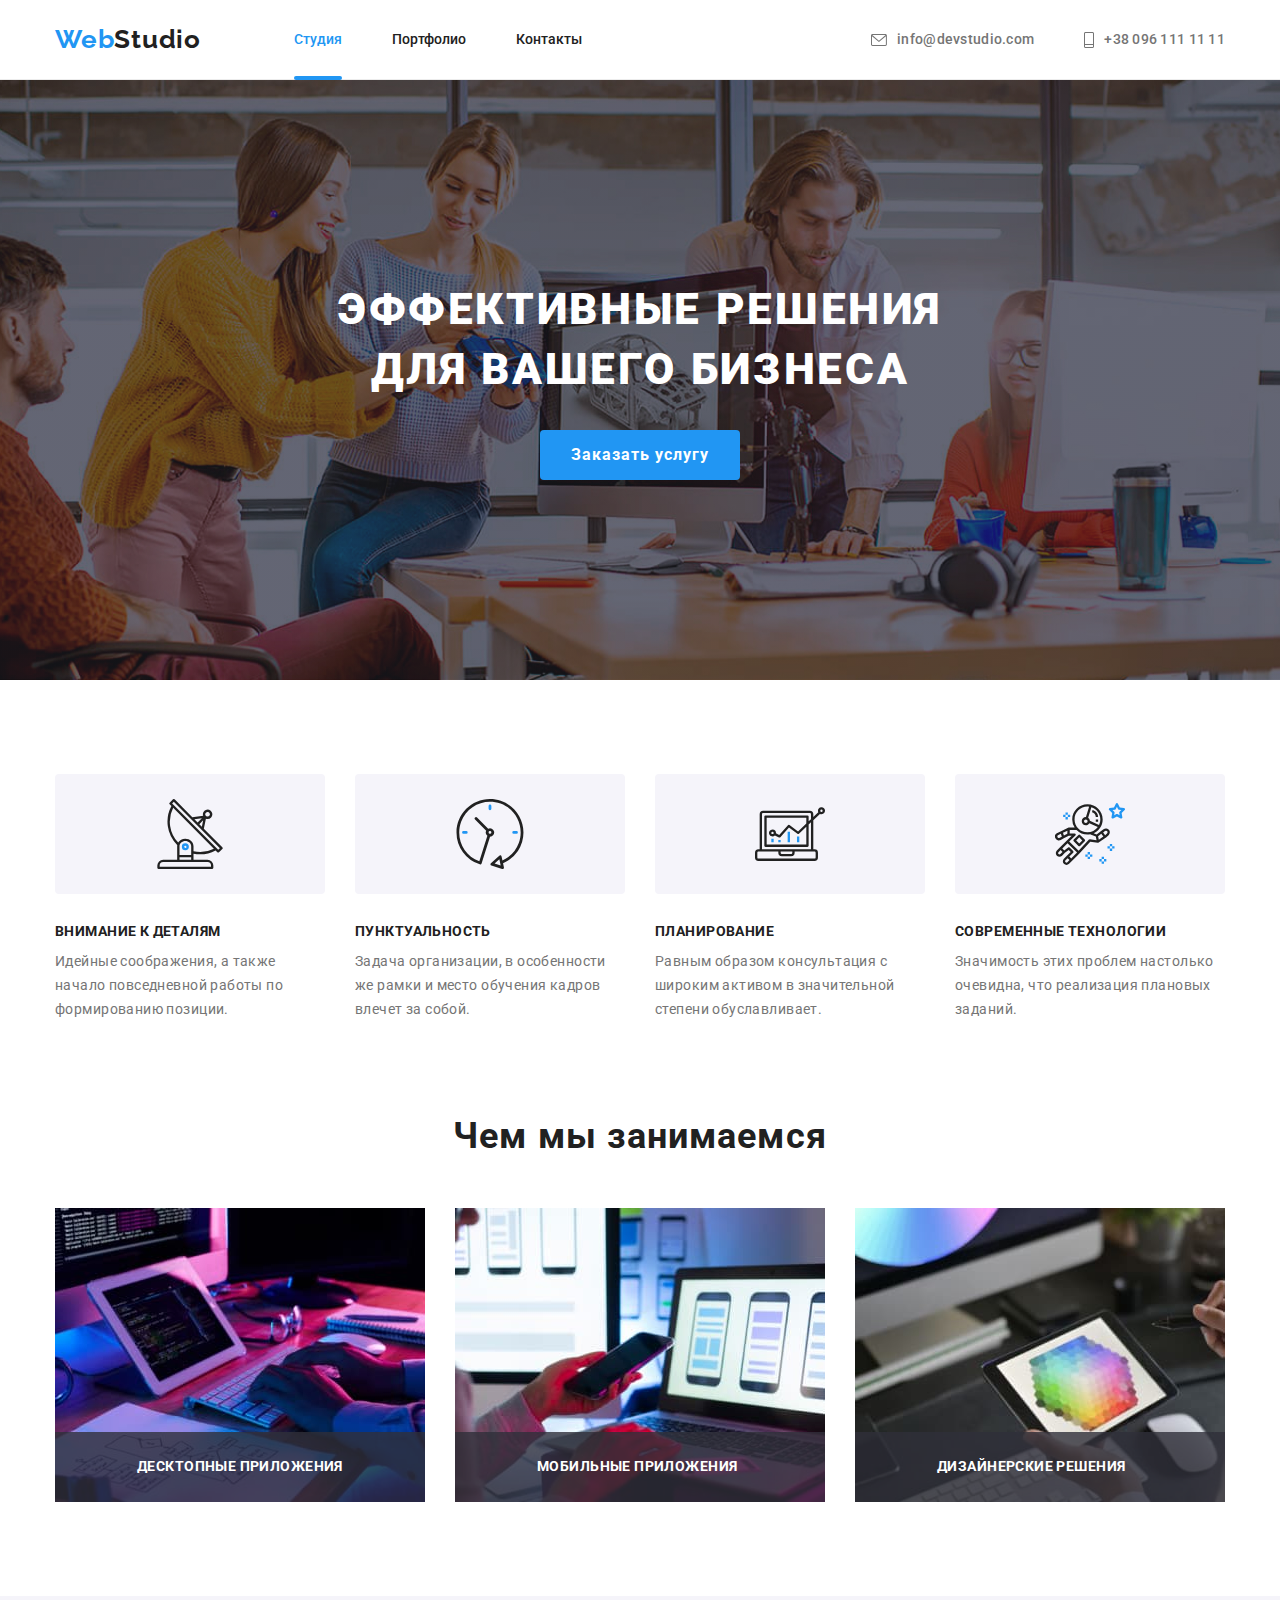
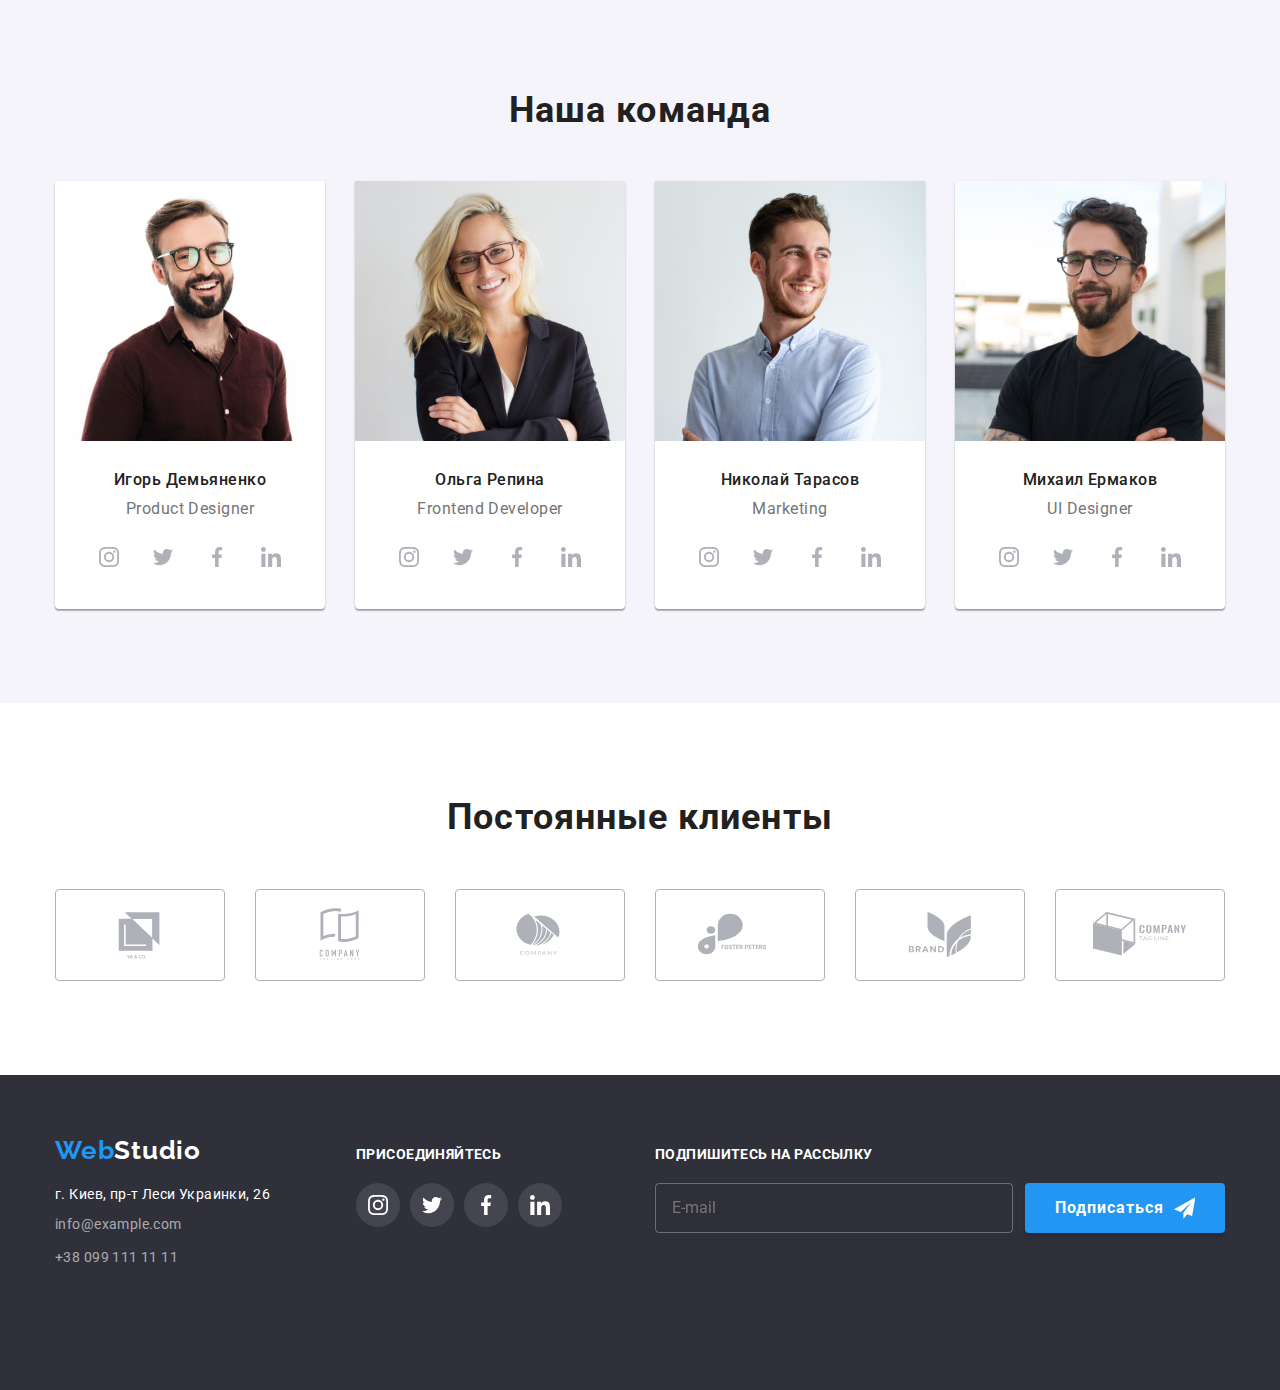
<file: index.html>
<!DOCTYPE html>
<html lang="ru">
  <head>
    <meta charset="UTF-8" />
    <meta http-equiv="X-UA-Compatible" content="IE=edge" />
    <meta name="viewport" content="width=device-width, initial-scale=1.0" />
    <title>Homework</title>
    <link rel="preconnect" href="https://fonts.googleapis.com" />
    <link rel="preconnect" href="https://fonts.gstatic.com" crossorigin />
    <link
      href="https://fonts.googleapis.com/css2?family=Raleway:wght@700&family=Roboto:wght@400;500;700;900&display=swap"
      rel="stylesheet"
    />
    <link
      rel="stylesheet"
      href="https://cdnjs.cloudflare.com/ajax/libs/modern-normalize/1.1.0/modern-normalize.min.css"
    />
    <link rel="stylesheet" href="./css/main.min.css" />
  </head>
  <body class="page">
    <!-- верхняя линия     -->
    <header class="header">
      <div class="container header__container">
        <nav class="nav">
          <a class="logo link" href="index.html"> Web<span class="header__logo">Studio</span></a>
          <ul class="header__list">
            <li class="header__item">
              <a class="header__link link current" href="index.html">Студия</a>
            </li>
            <li class="header__item">
              <a class="header__link link" href="./portfolio.html"> Портфолио</a>
            </li>
            <li class="header__item">
              <a class="header__link link" href="">Контакты</a>
            </li>
          </ul>
        </nav>
        <ul class="header-contacts">
          <li class="header-contacts__item">
            <a class="header-contacts__link link" href="mailto:info@devstudio.com"
              ><svg class="header__icon" width="16" height="12">
                <use href="./images/icons.svg#icon-mail"></use>
              </svg>
              info@devstudio.com</a
            >
          </li>
          <li class="header-contacts__item">
            <a class="header-contacts__link link" href="tel:+380961111111"
              ><svg class="header__icon" width="10" height="16">
                <use href="./images/icons.svg#icon-phone"></use>
              </svg>
              +38 096 111 11 11</a
            >
          </li>
        </ul>
        <button class="burger-btn" type="button" data-menu-button>
          <svg width="40" height="40">
            <use class="burger-btn__icon-open" href="./images/icons.svg#icon-menu-burger"></use>
            <use class="burger-btn__icon-close" href="./images/icons.svg#icon-burger-close"></use>
          </svg>
        </button>
      </div>
      <!-- mobile menu -->
      <div class="mobile-menu" data-menu>
        <nav class="mobile-menu__nav">
          <ul class="mobile-menu__list">
            <li class="mobile-menu__item">
              <a class="mobile-menu__link link current-add" href="index.html">Студия</a>
            </li>
            <li class="mobile-menu__item">
              <a class="mobile-menu__link link" href="./portfolio.html">Портфолио</a>
            </li>
            <li class="mobile-menu__item">
              <a class="mobile-menu__link link" href="">Контакты</a>
            </li>
          </ul>
        </nav>
        <ul class="mobile-menu__contacts">
          <li class="mobile-menu__contact">
            <a
              class="mobile-menu__contact-link mobile-menu__contact-link-phone link"
              href="tel:+380961111111"
              >+38 096 111 11 11</a
            >
          </li>
          <li class="mobile-menu__contact">
            <a class="mobile-menu__contact-link link" href="mailto:info@devstudio.com"
              >info@devstudio.com</a
            >
          </li>
        </ul>
        <ul class="mobile-menu__socials">
          <li class="mobile-menu__social">
            <a href="" class="mobile-menu__social-link link">Instagram</a>
          </li>
          <li class="mobile-menu__social">
            <a href="" class="mobile-menu__social-link link">Twitter</a>
          </li>
          <li class="mobile-menu__social">
            <a href="" class="mobile-menu__social-link link">Facebook</a>
          </li>
          <li class="mobile-menu__social">
            <a href="" class="mobile-menu__social-link link">LinkedIn</a>
          </li>
        </ul>
      </div>
    </header>
    <main>
      <!-- hero -->
      <section class="hero">
        <div class="container">
          <h1 class="hero__title">Эффективные решения для вашего бизнеса</h1>
          <button class="button" type="button" data-modal-open>Заказать услугу</button>
          <div class="backdrop is-hidden" data-modal>
            <form class="modal" name="modal-form">
              <h2 class="modal__title">Оставьте свои данные, мы вам перезвоним</h2>
              <button class="modal__close-btn" type="button" data-modal-close>
                <svg class="modal__close-icon" width="18" height="18">
                  <use href="./images/icons.svg#close-icon"></use>
                </svg>
              </button>
              <label class="modal__label">
                <span class="modal__text">Имя</span>
                <input class="modal__input" type="text" name="name" />
                <svg class="modal__icon" width="18" height="18">
                  <use href="./images/icons.svg#icon-user"></use>
                </svg>
              </label>
              <label class="modal__label">
                <span class="modal__text">Телефон</span>
                <input class="modal__input" type="tel" name="tel" />
                <svg class="modal__icon" width="18" height="18">
                  <use href="./images/icons.svg#icon-phone-modal"></use>
                </svg>
              </label>
              <label class="modal__label">
                <span class="modal__text">Почта</span>
                <input class="modal__input" type="email" name="email" />
                <svg class="modal__icon" width="18" height="18">
                  <use href="./images/icons.svg#icon-mail-modal"></use>
                </svg>
              </label>
              <label class="modal__label">
                <span class="modal__text">Комментарий</span>
                <textarea
                  class="modal__comment"
                  name="comment"
                  rows="5"
                  placeholder="Введите текст"
                ></textarea>
              </label>

              <label class="agreement">
                <input
                  class="agreement__checkbox visually-hidden"
                  type="checkbox"
                  name="agreement"
                  id="agreement-checkbox"
                  data-checkbox
                  tabindex="-1"
                />
                <span
                  class="check__box"
                  role="checkbox"
                  tabindex="0"
                  aria-checked="false"
                  aria-labelledby="agreement-checkbox"
                  data-custom-checkbox
                >
                  <svg class="agreement__icon" width="16" height="15">
                    <use href="./images/icons.svg#icon-vector"></use>
                  </svg>
                </span>
                <span
                  >Соглашаюсь с рассылкой и принимаю
                  <a class="agreement__text" href="">Условия договора</a>
                </span>
              </label>
              <button class="button" type="button">Отправить</button>
            </form>
          </div>
        </div>
      </section>
      <!-- преимущества или что это -->
      <section class="section benefits">
        <div class="container">
          <h2 class="visually-hidden" aria-hidden="true">Преимущества</h2>
          <ul class="benefits__list">
            <li class="benefits__item">
              <div class="benefits__box">
                <svg class="benefits__icon" width="70" height="70">
                  <use href="./images/icons.svg#icon-antenna"></use>
                </svg>
              </div>
              <h3 class="benefits__title">Внимание к деталям</h3>
              <p class="benefits__description">
                Идейные соображения, а также начало повседневной работы по формированию позиции.
              </p>
            </li>
            <li class="benefits__item">
              <div class="benefits__box">
                <svg class="benefits__icon" width="70" height="70">
                  <use href="./images/icons.svg#icon-clock"></use>
                </svg>
              </div>
              <h3 class="benefits__title">Пунктуальность</h3>
              <p class="benefits__description">
                Задача организации, в особенности же рамки и место обучения кадров влечет за собой.
              </p>
            </li>
            <li class="benefits__item">
              <div class="benefits__box">
                <svg class="benefits__icon" width="70" height="70">
                  <use href="./images/icons.svg#icon-diagram"></use>
                </svg>
              </div>
              <h3 class="benefits__title">Планирование</h3>
              <p class="benefits__description">
                Равным образом консультация с широким активом в значительной степени обуславливает.
              </p>
            </li>
            <li class="benefits__item">
              <div class="benefits__box">
                <svg class="benefits__icon" width="70" height="70">
                  <use href="./images/icons.svg#icon-astronaut"></use>
                </svg>
              </div>
              <h3 class="benefits__title">Современные технологии</h3>
              <p class="benefits__description">
                Значимость этих проблем настолько очевидна, что реализация плановых заданий.
              </p>
            </li>
          </ul>
        </div>
      </section>
      <!-- чем мы занимаемся -->
      <section class="about">
        <div class="container about__container">
          <h2 class="section-title">Чем мы занимаемся</h2>
          <ul class="about__list">
            <li class="about__item">
              <picture>
                <source
                  srcset="./images/about/box1.jpg 1x, ./images/about/box1@2x.jpg 2x"
                  media="(min-width: 1200px)"
                  type="image/jpg"
                />
                <img
                  src="./images/about/box1.jpg"
                  alt="кодинг на ПК"
                  width="370"
                  height="294"
                  loading="lazy"
                />
              </picture>
              <p class="about__text">Десктопные приложения</p>
            </li>
            <li class="about__item">
              <picture>
                <source
                  srcset="./images/about/box2.jpg 1x, ./images/about/box2@2x.jpg 2x"
                  media="(min-width: 1200px)"
                  type="image/jpg"
                />
                <img
                  src="./images/about/box2.jpg"
                  alt="телефон и ПК"
                  width="370"
                  height="294"
                  loading="lazy"
                />
              </picture>
              <p class="about__text">Мобильные приложения</p>
            </li>
            <li class="about__item">
              <picture>
                <source
                  srcset="./images/about/box3.jpg 1x, ./images/about/box3@2x.jpg 2x"
                  media="(min-width: 1200px)"
                  type="image/jpg"
                />
                <img
                  src="./images/about/box3.jpg"
                  alt="палитра цветов на планшете"
                  width="370"
                  height="294"
                  loading="lazy"
                />
              </picture>
              <p class="about__text">Дизайнерские решения</p>
            </li>
          </ul>
        </div>
      </section>
      <!-- Наша команда -->
      <section class="section team">
        <div class="container team__container">
          <h2 class="section-title">Наша команда</h2>
          <ul class="team__list">
            <li class="team__item">
              <picture>
                <source
                  srcset="./images/teammates/igor-lg.jpg 1x, ./images/teammates/igor@2x-lg.jpg 2x"
                  media="(min-width: 1200px)"
                  type="image/jpg"
                />
                <source
                  srcset="./images/teammates/igor-m.jpg 1x, ./images/teammates/igor@2x-m.jpg 2x"
                  media="(min-width: 768px)"
                  type="image/jpg"
                />
                <source
                  srcset="./images/teammates/igor-s.jpg 1x, ./images/teammates/igor@2x-s.jpg 2x"
                  media="(max-width: 767px)"
                  type="image/jpg"
                />
                <img
                  class="team__img"
                  src="./images/teammates/igor-s.jpg"
                  alt="фото Игоря"
                  width="450"
                  height="460"
                  loading="lazy"
                />
              </picture>
              <div class="team__members">
                <h3 class="team__name">Игорь Демьяненко</h3>
                <p class="team__position" lang="en">Product Designer</p>
                <ul class="socials">
                  <li class="socials__item">
                    <a
                      class="socials__link"
                      href="https://www.instagram.com/"
                      target="_blank"
                      rel="noopener noreferrer"
                      aria-label="ссылка на instagram"
                    >
                      <svg class="socials__icon" width="20" height="20" role="img">
                        <use href="./images/icons.svg#icon-instagram"></use>
                      </svg>
                    </a>
                  </li>
                  <li class="socials__item">
                    <a
                      class="socials__link"
                      href="https://twitter.com/?lang=ru"
                      target="_blank"
                      rel="noopener noreferrer"
                      aria-label="ссылка на twitter"
                    >
                      <svg class="socials__icon" width="20" height="20" role="img">
                        <use href="./images/icons.svg#icon-twitter"></use>
                      </svg>
                    </a>
                  </li>
                  <li class="socials__item">
                    <a
                      class="socials__link"
                      href="https://www.facebook.com/"
                      target="_blank"
                      rel="noopener noreferrer"
                      aria-label="ссылка на facebook"
                    >
                      <svg class="socials__icon" width="20" height="20" role="img">
                        <use href="./images/icons.svg#icon-facebook"></use>
                      </svg>
                    </a>
                  </li>
                  <li class="socials__item">
                    <a
                      class="socials__link"
                      href="https://ru.linkedin.com/"
                      target="_blank"
                      rel="noopener noreferrer"
                      aria-label="ссылка на linkedin"
                    >
                      <svg class="socials__icon" width="20" height="20" role="img">
                        <use href="./images/icons.svg#icon-linkedin"></use>
                      </svg>
                    </a>
                  </li>
                </ul>
              </div>
            </li>
            <li class="team__item">
              <picture>
                <source
                  srcset="./images/teammates/olga-lg.jpg 1x, ./images/teammates/olga@2x-lg.jpg 2x"
                  media="(min-width: 1200px)"
                  type="image/jpg"
                />
                <source
                  srcset="./images/teammates/olga-md.jpg 1x, ./images/teammates/olga@2x-md.jpg 2x"
                  media="(min-width: 768px)"
                  type="image/jpg"
                />
                <source
                  srcset="./images/teammates/olga-s.jpg 1x, ./images/teammates/olga@2x-s.jpg 2x"
                  media="(max-width: 767px)"
                  type="image/jpg"
                />
                <img
                  class="team__img"
                  src="./images/teammates/olga-s.jpg"
                  alt="фото Ольги"
                  width="450"
                  height="460"
                  loading="lazy"
                />
              </picture>
              <div class="team__members">
                <h3 class="team__name">Ольга Репина</h3>
                <p class="team__position" lang="en">Frontend Developer</p>
                <ul class="socials">
                  <li class="socials__item">
                    <a
                      class="socials__link"
                      href="https://www.instagram.com/"
                      target="_blank"
                      rel="noopener noreferrer"
                      aria-label="ссылка на instagram"
                    >
                      <svg class="socials__icon" width="20" height="20" role="img">
                        <use href="./images/icons.svg#icon-instagram"></use>
                      </svg>
                    </a>
                  </li>
                  <li class="socials__item">
                    <a
                      class="socials__link"
                      href="https://twitter.com/?lang=ru"
                      target="_blank"
                      rel="noopener noreferrer"
                      aria-label="ссылка на twitter"
                    >
                      <svg class="socials__icon" width="20" height="20" role="img">
                        <use href="./images/icons.svg#icon-twitter"></use>
                      </svg>
                    </a>
                  </li>
                  <li class="socials__item">
                    <a
                      class="socials__link"
                      href="https://www.facebook.com/"
                      target="_blank"
                      rel="noopener noreferrer"
                      aria-label="ссылка на facebook"
                    >
                      <svg class="socials__icon" width="20" height="20" role="img">
                        <use href="./images/icons.svg#icon-facebook"></use>
                      </svg>
                    </a>
                  </li>
                  <li class="socials__item">
                    <a
                      class="socials__link"
                      href="https://ru.linkedin.com/"
                      target="_blank"
                      rel="noopener noreferrer"
                      aria-label="ссылка на linkedin"
                    >
                      <svg class="socials__icon" width="20" height="20" role="img">
                        <use href="./images/icons.svg#icon-linkedin"></use>
                      </svg>
                    </a>
                  </li>
                </ul>
              </div>
            </li>
            <li class="team__item">
              <picture>
                <source
                  srcset="./images/teammates/mikle-lg.jpg 1x, ./images/teammates/mikle@2x-lg.jpg 2x"
                  media="(min-width: 1200px)"
                  type="image/jpg"
                />
                <source
                  srcset="./images/teammates/mikle-m.jpg 1x, ./images/teammates/mikle@2x-m.jpg 2x"
                  media="(min-width: 768px)"
                  type="image/jpg"
                />
                <source
                  srcset="./images/teammates/mikle-s.jpg 1x, ./images/teammates/mikle@2x-s.jpg 2x"
                  media="(max-width: 767px)"
                  type="image/jpg"
                />
                <img
                  class="team__img"
                  src="./images/teammates/mikle-s.jpg"
                  alt="фото Коли"
                  width="450"
                  height="460"
                  loading="lazy"
                />
              </picture>
              <div class="team__members">
                <h3 class="team__name">Николай Тарасов</h3>
                <p class="team__position" lang="en">Marketing</p>
                <ul class="socials">
                  <li class="socials__item">
                    <a
                      class="socials__link"
                      href="https://www.instagram.com/"
                      target="_blank"
                      rel="noopener noreferrer"
                      aria-label="ссылка на instagram"
                    >
                      <svg class="socials__icon" width="20" height="20" role="img">
                        <use href="./images/icons.svg#icon-instagram"></use>
                      </svg>
                    </a>
                  </li>
                  <li class="socials__item">
                    <a
                      class="socials__link"
                      href="https://twitter.com/?lang=ru"
                      target="_blank"
                      rel="noopener noreferrer"
                      aria-label="ссылка на twitter"
                    >
                      <svg class="socials__icon" width="20" height="20" role="img">
                        <use href="./images/icons.svg#icon-twitter"></use>
                      </svg>
                    </a>
                  </li>
                  <li class="socials__item">
                    <a
                      class="socials__link"
                      href="https://www.facebook.com/"
                      target="_blank"
                      rel="noopener noreferrer"
                      aria-label="ссылка на facebook"
                    >
                      <svg class="socials__icon" width="20" height="20" role="img">
                        <use href="./images/icons.svg#icon-facebook"></use>
                      </svg>
                    </a>
                  </li>
                  <li class="socials__item">
                    <a
                      class="socials__link"
                      href="https://ru.linkedin.com/"
                      target="_blank"
                      rel="noopener noreferrer"
                      aria-label="ссылка на linkedin"
                    >
                      <svg class="socials__icon" width="20" height="20" role="img">
                        <use href="./images/icons.svg#icon-linkedin"></use>
                      </svg>
                    </a>
                  </li>
                </ul>
              </div>
            </li>
            <li class="team__item">
              <picture>
                <source
                  srcset="./images/teammates/misha-lg.jpg 1x, ./images/teammates/misha@2x-lg.jpg 2x"
                  media="(min-width: 1200px)"
                  type="image/jpg"
                />
                <source
                  srcset="./images/teammates/misha-m.jpg 1x, ./images/teammates/misha@2x-m.jpg 2x"
                  media="(min-width: 768px)"
                  type="image/jpg"
                />
                <source
                  srcset="./images/teammates/misha-s.jpg 1x, ./images/teammates/misha@2x-s.jpg 2x"
                  media="(max-width: 767px)"
                  type="image/jpg"
                />
                <img
                  class="team__img"
                  src="./images/teammates/misha-s.jpg"
                  alt="фото Миши"
                  width="450"
                  height="460"
                  loading="lazy"
                />
              </picture>
              <div class="team__members">
                <h3 class="team__name">Михаил Ермаков</h3>
                <p class="team__position" lang="en">UI Designer</p>
                <ul class="socials">
                  <li class="socials__item">
                    <a
                      class="socials__link"
                      href="https://www.instagram.com/"
                      target="_blank"
                      rel="noopener noreferrer"
                      aria-label="ссылка на instagram"
                    >
                      <svg class="socials__icon" width="20" height="20" role="img">
                        <use href="./images/icons.svg#icon-instagram"></use>
                      </svg>
                    </a>
                  </li>
                  <li class="socials__item">
                    <a
                      class="socials__link"
                      href="https://twitter.com/?lang=ru"
                      target="_blank"
                      rel="noopener noreferrer"
                      aria-label="ссылка на twitter"
                    >
                      <svg class="socials__icon" width="20" height="20" role="img">
                        <use href="./images/icons.svg#icon-twitter"></use>
                      </svg>
                    </a>
                  </li>
                  <li class="socials__item">
                    <a
                      class="socials__link"
                      href="https://www.facebook.com/"
                      target="_blank"
                      rel="noopener noreferrer"
                      aria-label="ссылка на facebook"
                    >
                      <svg class="socials__icon" width="20" height="20" role="img">
                        <use href="./images/icons.svg#icon-facebook"></use>
                      </svg>
                    </a>
                  </li>
                  <li class="socials__item">
                    <a
                      class="socials__link"
                      href="https://ru.linkedin.com/"
                      target="_blank"
                      rel="noopener noreferrer"
                      aria-label="ссылка на linkedin"
                    >
                      <svg class="socials__icon" width="20" height="20" role="img">
                        <use href="./images/icons.svg#icon-linkedin"></use>
                      </svg>
                    </a>
                  </li>
                </ul>
              </div>
            </li>
          </ul>
        </div>
      </section>
      <!-- клиенты -->
      <section class="section client">
        <div class="container client__container">
          <h2 class="section-title">Постоянные клиенты</h2>
          <ul class="client__list list">
            <li class="client__item">
              <a
                class="client__link link"
                href=""
                target="_blank"
                rel="noopener noreferrer"
                aria-label="company 1"
              >
                <svg class="client__icon" width="106" height="60">
                  <use href="./images/icons.svg#icon-logo-1"></use>
                </svg>
              </a>
            </li>
            <li class="client__item">
              <a
                class="client__link link"
                href=""
                target="_blank"
                rel="noopener noreferrer"
                aria-label="company 2"
              >
                <svg class="client__icon" width="106" height="60">
                  <use href="./images/icons.svg#icon-logo-2"></use>
                </svg>
              </a>
            </li>
            <li class="client__item">
              <a
                class="client__link link"
                href=""
                target="_blank"
                rel="noopener noreferrer"
                aria-label="company 3"
              >
                <svg class="client__icon" width="106" height="60">
                  <use href="./images/icons.svg#icon-logo-3"></use>
                </svg>
              </a>
            </li>
            <li class="client__item">
              <a
                class="client__link link"
                href=""
                target="_blank"
                rel="noopener noreferrer"
                aria-label="company 4"
              >
                <svg class="client__icon" width="106" height="60">
                  <use href="./images/icons.svg#icon-logo-4"></use>
                </svg>
              </a>
            </li>
            <li class="client__item">
              <a
                class="client__link link"
                href=""
                target="_blank"
                rel="noopener noreferrer"
                aria-label="company 5"
              >
                <svg class="client__icon" width="106" height="60">
                  <use href="./images/icons.svg#icon-logo-5"></use>
                </svg>
              </a>
            </li>
            <li class="client__item">
              <a
                class="client__link link"
                href=""
                target="_blank"
                rel="noopener noreferrer"
                aria-label="company 6"
              >
                <svg class="client__icon" width="106" height="60">
                  <use href="./images/icons.svg#icon-logo-6"></use>
                </svg>
              </a>
            </li>
          </ul>
        </div>
      </section>
    </main>
    <!-- подвал -->
    <footer class="footer">
      <div class="container footer__container">
        <div class="help">
          <div class="footer__address">
            <a href="" class="logo link">Web<span class="footer__logo">Studio</span></a>
            <address>
              <ul class="footer__list">
                <li class="footer__item">
                  <a
                    class="footer__adress-link link"
                    href="https://goo.gl/maps/CBKk37cPQ1fr3sLT9"
                    target="_blank"
                    rel="noopener noreferrer"
                    >г. Киев, пр-т Леси Украинки, 26</a
                  >
                </li>
                <li class="footer__item">
                  <a class="footer__link link" href="mailto:info@example.com">info@example.com</a>
                </li>
                <li class="footer__item">
                  <a class="footer__link link" href="tel:+380991111111">+38 099 111 11 11</a>
                </li>
              </ul>
            </address>
          </div>
          <div class="footer__social-media">
            <h2 class="footer__subtitle">присоединяйтесь</h2>
            <ul class="socials">
              <li class="socials__item">
                <a
                  class="socials__link footer__socials"
                  href="https://www.instagram.com/"
                  target="_blank"
                  rel="noopener noreferrer"
                  aria-label="ссылка на instagram"
                >
                  <svg class="socials__icon footer__socials-icon" width="20" height="20" role="img">
                    <use href="./images/icons.svg#icon-instagram"></use>
                  </svg>
                </a>
              </li>
              <li class="socials__item">
                <a
                  class="socials__link footer__socials"
                  href="https://twitter.com/?lang=ru"
                  target="_blank"
                  rel="noopener noreferrer"
                  aria-label="ссылка на twitter"
                >
                  <svg class="socials__icon footer__socials-icon" width="20" height="20" role="img">
                    <use href="./images/icons.svg#icon-twitter"></use>
                  </svg>
                </a>
              </li>
              <li class="socials__item">
                <a
                  class="socials__link footer__socials"
                  href="https://www.facebook.com/"
                  target="_blank"
                  rel="noopener noreferrer"
                  aria-label="ссылка на facebook"
                >
                  <svg class="socials__icon footer__socials-icon" width="20" height="20" role="img">
                    <use href="./images/icons.svg#icon-facebook"></use>
                  </svg>
                </a>
              </li>
              <li class="socials__item">
                <a
                  class="socials__link footer__socials"
                  href="https://ru.linkedin.com/"
                  target="_blank"
                  rel="noopener noreferrer"
                  aria-label="ссылка на linkedin"
                >
                  <svg class="socials__icon footer__socials-icon" width="20" height="20" role="img">
                    <use href="./images/icons.svg#icon-linkedin"></use>
                  </svg>
                </a>
              </li>
            </ul>
          </div>
        </div>
        <div>
          <form class="footer__form">
            <p class="footer__subtitle">Подпишитесь на рассылку</p>
            <div class="footer__box">
              <input class="footer__input" type="email" name="email" placeholder="E-mail" />
              <button class="button footer__button" type="submit">
                Подписаться
                <svg class="footer__icon" width="24" height="24">
                  <use href="./images/icons.svg#icon-send"></use>
                </svg>
              </button>
            </div>
          </form>
        </div>
      </div>
    </footer>
    <!-- Scripts -->
    <script src="./js/modal.js"></script>
    <script src="./js/btn.js"></script>
  </body>
</html>
</file>
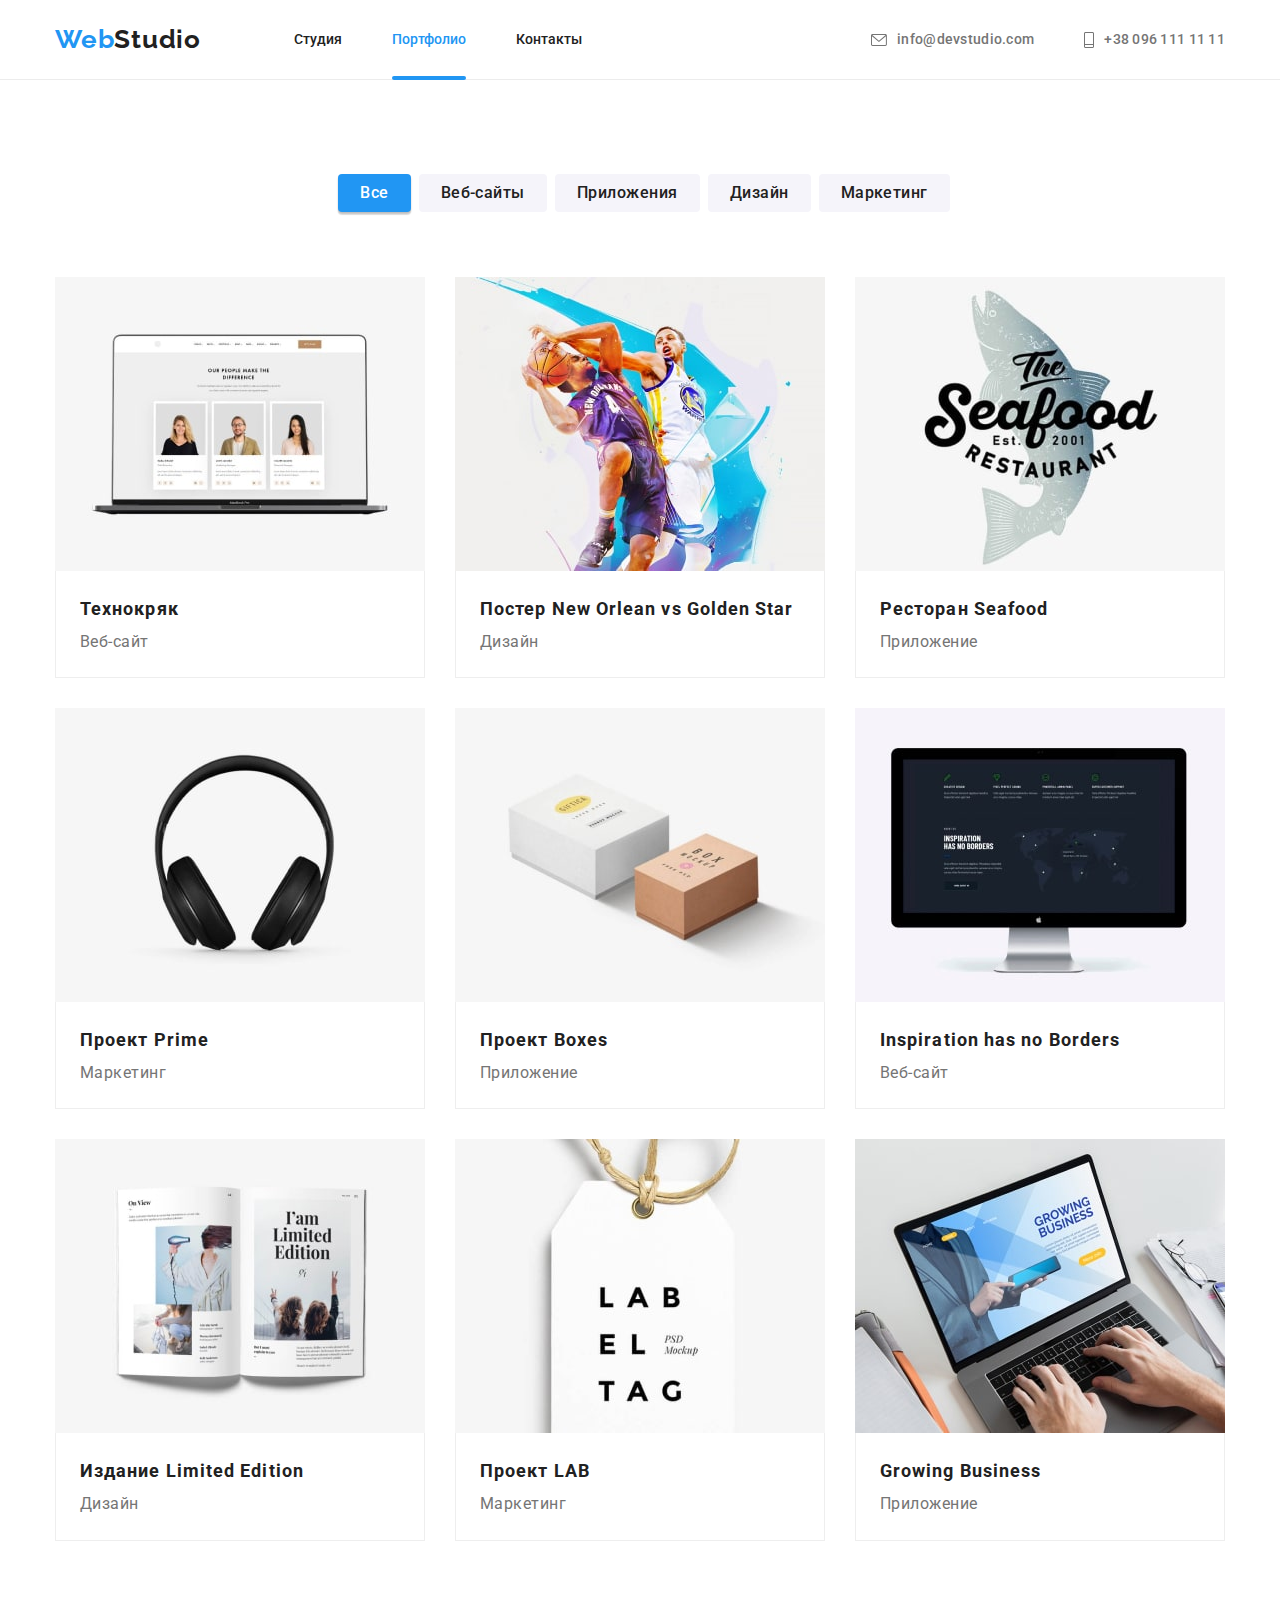
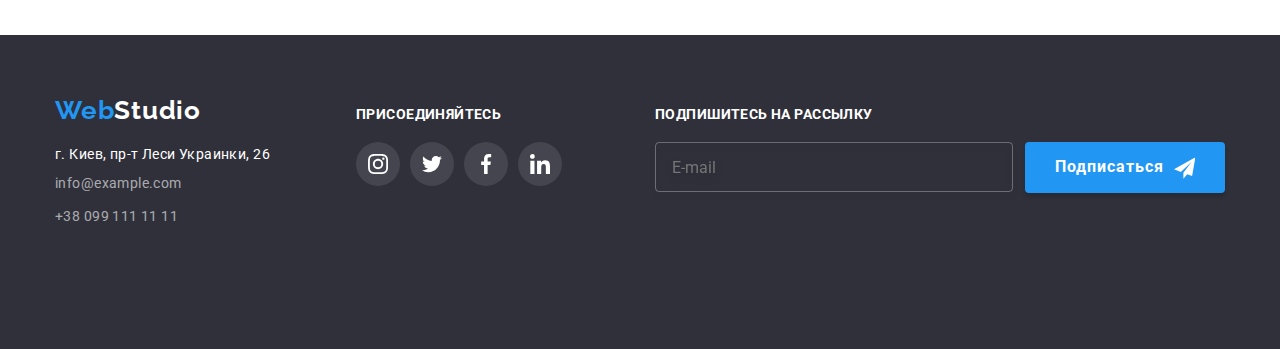
<file: portfolio.html>
<!DOCTYPE html>
<html lang="ru">
  <head>
    <meta charset="UTF-8" />
    <meta http-equiv="X-UA-Compatible" content="IE=edge" />
    <meta name="viewport" content="width=device-width, initial-scale=1.0" />
    <title>Portfolio</title>
    <link rel="preconnect" href="https://fonts.googleapis.com" />
    <link rel="preconnect" href="https://fonts.gstatic.com" crossorigin />
    <link
      href="https://fonts.googleapis.com/css2?family=Raleway:wght@700&family=Roboto:wght@400;500;700;900&display=swap"
      rel="stylesheet"
    />
    <link
      rel="stylesheet"
      href="https://cdnjs.cloudflare.com/ajax/libs/modern-normalize/1.1.0/modern-normalize.min.css"
    />
    <link rel="stylesheet" href="./css/main.min.css" />
  </head>
  <body class="page">
    <!-- верхняя линия     -->
    <header class="header">
      <div class="container header__container">
        <nav class="nav">
          <a class="logo link" href="index.html"> Web<span class="header__logo">Studio</span></a>
          <ul class="header__list">
            <li class="header__item">
              <a class="header__link link" href="index.html">Студия</a>
            </li>
            <li class="header__item">
              <a class="header__link link current" href="./portfolio.html"> Портфолио</a>
            </li>
            <li class="header__item">
              <a class="header__link link" href="">Контакты</a>
            </li>
          </ul>
        </nav>
        <ul class="header-contacts">
          <li class="header-contacts__item">
            <a class="header-contacts__link link" href="mailto:info@devstudio.com"
              ><svg class="header__icon" width="16" height="12">
                <use href="./images/icons.svg#icon-mail"></use>
              </svg>
              info@devstudio.com</a
            >
          </li>
          <li class="header-contacts__item">
            <a class="header-contacts__link link" href="tel:+380961111111"
              ><svg class="header__icon" width="10" height="16">
                <use href="./images/icons.svg#icon-phone"></use>
              </svg>
              +38 096 111 11 11</a
            >
          </li>
        </ul>
        <button class="burger-btn" type="button" data-menu-button>
          <svg width="40" height="40">
            <use class="burger-btn__icon-open" href="./images/icons.svg#icon-menu-burger"></use>
            <use class="burger-btn__icon-close" href="./images/icons.svg#icon-burger-close"></use>
          </svg>
        </button>
      </div>
      <!-- mobile menu -->
      <div class="mobile-menu" data-menu>
        <nav class="mobile-menu__nav">
          <ul class="mobile-menu__list">
            <li class="mobile-menu__item">
              <a href="index.html" class="mobile-menu__link link">Студия</a>
            </li>
            <li class="mobile-menu__item">
              <a href="./portfolio.html" class="mobile-menu__link link current-add">Портфолио</a>
            </li>
            <li class="mobile-menu__item">
              <a href="" class="mobile-menu__link link">Контакты</a>
            </li>
          </ul>
        </nav>
        <ul class="mobile-menu__contacts">
          <li class="mobile-menu__contact">
            <a
              class="mobile-menu__contact-link mobile-menu__contact-link-phone link"
              href="tel:+380961111111"
              >+38 096 111 11 11</a
            >
          </li>
          <li class="mobile-menu__contact">
            <a class="mobile-menu__contact-link link" href="mailto:info@devstudio.com"
              >info@devstudio.com</a
            >
          </li>
        </ul>
        <ul class="mobile-menu__socials">
          <li class="mobile-menu__social">
            <a href="" class="mobile-menu__social-link link">Instagram</a>
          </li>
          <li class="mobile-menu__social">
            <a href="" class="mobile-menu__social-link link">Twitter</a>
          </li>
          <li class="mobile-menu__social">
            <a href="" class="mobile-menu__social-link link">Facebook</a>
          </li>
          <li class="mobile-menu__social">
            <a href="" class="mobile-menu__social-link link">LinkedIn</a>
          </li>
        </ul>
      </div>
    </header>
    <main>
      <!-- фильтр галерея -->
      <section class="section gallery">
        <h1 class="visually-hidden" aria-hidden="true">Кнопки</h1>
        <div class="container">
          <!-- BUTTONS -->
          <ul class="filter">
            <li class="filter__item">
              <button class="button filter__button current-filter" type="button">Все</button>
            </li>
            <li class="filter__item">
              <button class="button filter__button" type="button">Веб-сайты</button>
            </li>
            <li class="filter__item">
              <button class="button filter__button" type="button">Приложения</button>
            </li>
            <li class="filter__item">
              <button class="button filter__button" type="button">Дизайн</button>
            </li>
            <li class="filter__item">
              <button class="button filter__button" type="button">Маркетинг</button>
            </li>
          </ul>
          <!-- Галерея -->
          <ul class="gallery">
            <li class="gallery__item">
              <a class="link gallery__link" href="">
                <div class="gallery__box">
                  <picture>
                    <source
                      srcset="
                        ./images/portfolio/img1-lg.jpg    1x,
                        ./images/portfolio/img1@2x-lg.jpg 2x
                      "
                      media="(min-width: 1200px)"
                      type="image/jpg"
                    />
                    <source
                      srcset="./images/portfolio/img1-m.jpg 1x, ./images/portfolio/img1@2x-m.jpg 2x"
                      media="(min-width: 768px)"
                      type="image/jpg"
                    />
                    <source
                      srcset="./images/portfolio/img1-s.jpg 1x, ./images/portfolio/img1@2x-s.jpg 2x"
                      media="(max-width: 767px)"
                      type="image/jpg"
                    />
                    <img
                      class="gallery__img"
                      src="./images/portfolio/img1-s.jpg"
                      alt="картинки"
                      width="450"
                    />
                  </picture>
                  <p class="gallery__text">
                    Ресурс предлагает комплексные предложения с разным уровнем функционала и
                    сервисов. Все это позволит посетителю получить исчерпывающие сведения о компании
                    или частном лице.
                  </p>
                </div>
                <div class="gallery__description">
                  <h2 class="gallery__title">Технокряк</h2>
                  <p class="gallery__caption">Веб-сайт</p>
                </div>
              </a>
            </li>
            <li class="gallery__item">
              <a class="link gallery__link" href="">
                <div class="gallery__box">
                  <picture>
                    <source
                      srcset="
                        ./images/portfolio/img2-lg.jpg    1x,
                        ./images/portfolio/img2@2x-lg.jpg 2x
                      "
                      media="(min-width: 1200px)"
                      type="image/jpg"
                    />
                    <source
                      srcset="./images/portfolio/img2-m.jpg 1x, ./images/portfolio/img2@2x-m.jpg 2x"
                      media="(min-width: 768px)"
                      type="image/jpg"
                    />
                    <source
                      srcset="./images/portfolio/img2-s.jpg 1x, ./images/portfolio/img2@2x-s.jpg 2x"
                      media="(max-width: 767px)"
                      type="image/jpg"
                    />
                    <img
                      class="gallery__img"
                      src="./images/portfolio/img2-s.jpg"
                      alt="картинки"
                      width="450"
                    />
                  </picture>
                  <p class="gallery__text">
                    Ресурс предлагает комплексные предложения с разным уровнем функционала и
                    сервисов. Все это позволит посетителю получить исчерпывающие сведения о компании
                    или частном лице.
                  </p>
                </div>
                <div class="gallery__description">
                  <h2 class="gallery__title">Постер New Orlean vs Golden Star</h2>
                  <p class="gallery__caption">Дизайн</p>
                </div>
              </a>
            </li>
            <li class="gallery__item">
              <a class="link gallery__link" href="">
                <div class="gallery__box">
                  <picture>
                    <source
                      srcset="
                        ./images/portfolio/img3-lg.jpg    1x,
                        ./images/portfolio/img3@2x-lg.jpg 2x
                      "
                      media="(min-width: 1200px)"
                      type="image/jpg"
                    />
                    <source
                      srcset="./images/portfolio/img3-m.jpg 1x, ./images/portfolio/img3@2x-m.jpg 2x"
                      media="(min-width: 768px)"
                      type="image/jpg"
                    />
                    <source
                      srcset="./images/portfolio/img3-s.jpg 1x, ./images/portfolio/img3@2x-s.jpg 2x"
                      media="(max-width: 767px)"
                      type="image/jpg"
                    />
                    <img
                      class="gallery__img"
                      src="./images/portfolio/img3-s.jpg"
                      alt="картинки"
                      width="450"
                    />
                  </picture>
                  <p class="gallery__text">
                    Ресурс предлагает комплексные предложения с разным уровнем функционала и
                    сервисов. Все это позволит посетителю получить исчерпывающие сведения о компании
                    или частном лице.
                  </p>
                </div>
                <div class="gallery__description">
                  <h2 class="gallery__title">Ресторан Seafood</h2>
                  <p class="gallery__caption">Приложение</p>
                </div>
              </a>
            </li>
            <li class="gallery__item">
              <a class="link gallery__link" href="">
                <div class="gallery__box">
                  <picture>
                    <source
                      srcset="
                        ./images/portfolio/img4-lg.jpg    1x,
                        ./images/portfolio/img4@2x-lg.jpg 2x
                      "
                      media="(min-width: 1200px)"
                      type="image/jpg"
                    />
                    <source
                      srcset="./images/portfolio/img4-m.jpg 1x, ./images/portfolio/img4@2x-m.jpg 2x"
                      media="(min-width: 768px)"
                      type="image/jpg"
                    />
                    <source
                      srcset="./images/portfolio/img4-s.jpg 1x, ./images/portfolio/img4@2x-s.jpg 2x"
                      media="(max-width: 767px)"
                      type="image/jpg"
                    />
                    <img
                      class="gallery__img"
                      src="./images/portfolio/img4-s.jpg"
                      alt="картинки"
                      width="450"
                    />
                  </picture>
                  <p class="gallery__text">
                    Ресурс предлагает комплексные предложения с разным уровнем функционала и
                    сервисов. Все это позволит посетителю получить исчерпывающие сведения о компании
                    или частном лице.
                  </p>
                </div>
                <div class="gallery__description">
                  <h2 class="gallery__title">Проект Prime</h2>
                  <p class="gallery__caption">Маркетинг</p>
                </div>
              </a>
            </li>
            <li class="gallery__item">
              <a class="link gallery__link" href="">
                <div class="gallery__box">
                  <picture>
                    <source
                      srcset="
                        ./images/portfolio/img5-lg.jpg    1x,
                        ./images/portfolio/img5@2x-lg.jpg 2x
                      "
                      media="(min-width: 1200px)"
                      type="image/jpg"
                    />
                    <source
                      srcset="./images/portfolio/img5-m.jpg 1x, ./images/portfolio/img5@2x-m.jpg 2x"
                      media="(min-width: 768px)"
                      type="image/jpg"
                    />
                    <source
                      srcset="./images/portfolio/img5-s.jpg 1x, ./images/portfolio/img5@2x-s.jpg 2x"
                      media="(max-width: 767px)"
                      type="image/jpg"
                    />
                    <img
                      class="gallery__img"
                      src="./images/portfolio/img5-s.jpg"
                      alt="картинки"
                      width="450"
                    />
                  </picture>
                  <p class="gallery__text">
                    Ресурс предлагает комплексные предложения с разным уровнем функционала и
                    сервисов. Все это позволит посетителю получить исчерпывающие сведения о компании
                    или частном лице.
                  </p>
                </div>
                <div class="gallery__description">
                  <h2 class="gallery__title">Проект Boxes</h2>
                  <p class="gallery__caption">Приложение</p>
                </div>
              </a>
            </li>
            <li class="gallery__item">
              <a class="link gallery__link" href="">
                <div class="gallery__box">
                  <picture>
                    <source
                      srcset="
                        ./images/portfolio/img6-lg.jpg    1x,
                        ./images/portfolio/img6@2x-lg.jpg 2x
                      "
                      media="(min-width: 1200px)"
                      type="image/jpg"
                    />
                    <source
                      srcset="./images/portfolio/img6-m.jpg 1x, ./images/portfolio/img6@2x-m.jpg 2x"
                      media="(min-width: 768px)"
                      type="image/jpg"
                    />
                    <source
                      srcset="./images/portfolio/img6-s.jpg 1x, ./images/portfolio/img6@2x-s.jpg 2x"
                      media="(max-width: 767px)"
                      type="image/jpg"
                    />
                    <img
                      class="gallery__img"
                      src="./images/portfolio/img6-s.jpg"
                      alt="картинки"
                      width="450"
                    />
                  </picture>
                  <p class="gallery__text">
                    Ресурс предлагает комплексные предложения с разным уровнем функционала и
                    сервисов. Все это позволит посетителю получить исчерпывающие сведения о компании
                    или частном лице.
                  </p>
                </div>
                <div class="gallery__description">
                  <h2 lang="en" class="gallery__title">Inspiration has no Borders</h2>
                  <p class="gallery__caption">Веб-сайт</p>
                </div>
              </a>
            </li>
            <li class="gallery__item">
              <a class="link gallery__link" href="">
                <div class="gallery__box">
                  <picture>
                    <source
                      srcset="
                        ./images/portfolio/img7-lg.jpg    1x,
                        ./images/portfolio/img7@2x-lg.jpg 2x
                      "
                      media="(min-width: 1200px)"
                      type="image/jpg"
                    />
                    <source
                      srcset="./images/portfolio/img7-m.jpg 1x, ./images/portfolio/img7@2x-m.jpg 2x"
                      media="(min-width: 768px)"
                      type="image/jpg"
                    />
                    <source
                      srcset="./images/portfolio/img7-s.jpg 1x, ./images/portfolio/img7@2x-s.jpg 2x"
                      media="(max-width: 767px)"
                      type="image/jpg"
                    />
                    <img
                      class="gallery__img"
                      src="./images/portfolio/img7-s.jpg"
                      alt="картинки"
                      width="450"
                    />
                  </picture>
                  <p class="gallery__text">
                    Ресурс предлагает комплексные предложения с разным уровнем функционала и
                    сервисов. Все это позволит посетителю получить исчерпывающие сведения о компании
                    или частном лице.
                  </p>
                </div>
                <div class="gallery__description">
                  <h2 class="gallery__title">Издание Limited Edition</h2>
                  <p class="gallery__caption">Дизайн</p>
                </div>
              </a>
            </li>
            <li class="gallery__item">
              <a class="link gallery__link" href="">
                <div class="gallery__box">
                  <picture>
                    <source
                      srcset="
                        ./images/portfolio/img8-lg.jpg    1x,
                        ./images/portfolio/img8@2x-lg.jpg 2x
                      "
                      media="(min-width: 1200px)"
                      type="image/jpg"
                    />
                    <source
                      srcset="./images/portfolio/img8-m.jpg 1x, ./images/portfolio/img8@2x-m.jpg 2x"
                      media="(min-width: 768px)"
                      type="image/jpg"
                    />
                    <source
                      srcset="./images/portfolio/img8-s.jpg 1x, ./images/portfolio/img8@2x-s.jpg 2x"
                      media="(max-width: 767px)"
                      type="image/jpg"
                    />
                    <img
                      class="gallery__img"
                      src="./images/portfolio/img8-s.jpg"
                      alt="картинки"
                      width="450"
                    />
                  </picture>
                  <p class="gallery__text">
                    Ресурс предлагает комплексные предложения с разным уровнем функционала и
                    сервисов. Все это позволит посетителю получить исчерпывающие сведения о компании
                    или частном лице.
                  </p>
                </div>
                <div class="gallery__description">
                  <h2 class="gallery__title">Проект LAB</h2>
                  <p class="gallery__caption">Маркетинг</p>
                </div>
              </a>
            </li>
            <li class="gallery__item">
              <a class="link gallery__link" href="">
                <div class="gallery__box">
                  <picture>
                    <source
                      srcset="
                        ./images/portfolio/img9-lg.jpg    1x,
                        ./images/portfolio/img9@2x-lg.jpg 2x
                      "
                      media="(min-width: 1200px)"
                      type="image/jpg"
                    />
                    <source
                      srcset="./images/portfolio/img9-m.jpg 1x, ./images/portfolio/img9@2x-m.jpg 2x"
                      media="(min-width: 768px)"
                      type="image/jpg"
                    />
                    <source
                      srcset="./images/portfolio/img9-s.jpg 1x, ./images/portfolio/img9@2x-s.jpg 2x"
                      media="(max-width: 767px)"
                      type="image/jpg"
                    />
                    <img
                      class="gallery__img"
                      src="./images/portfolio/img9-s.jpg"
                      alt="картинки"
                      width="450"
                    />
                  </picture>
                  <p class="gallery__text">
                    Ресурс предлагает комплексные предложения с разным уровнем функционала и
                    сервисов. Все это позволит посетителю получить исчерпывающие сведения о компании
                    или частном лице.
                  </p>
                </div>
                <div class="gallery__description">
                  <h2 lang="en" class="gallery__title">Growing Business</h2>
                  <p class="gallery__caption">Приложение</p>
                </div>
              </a>
            </li>
          </ul>
        </div>
      </section>
    </main>
    <!-- подвал -->
    <footer class="footer">
      <div class="container footer__container">
        <div class="help">
          <div class="footer__address">
            <a href="" class="logo link">Web<span class="footer__logo">Studio</span></a>
            <address>
              <ul class="footer__list">
                <li class="footer__item">
                  <a
                    class="footer__adress-link link"
                    href="https://goo.gl/maps/CBKk37cPQ1fr3sLT9"
                    target="_blank"
                    rel="noopener noreferrer"
                    >г. Киев, пр-т Леси Украинки, 26</a
                  >
                </li>
                <li class="footer__item">
                  <a class="footer__link link" href="mailto:info@example.com">info@example.com</a>
                </li>
                <li class="footer__item">
                  <a class="footer__link link" href="tel:+380991111111">+38 099 111 11 11</a>
                </li>
              </ul>
            </address>
          </div>
          <div class="footer__social-media">
            <h2 class="footer__subtitle">присоединяйтесь</h2>
            <!--socialslinks-->
            <ul class="socials">
              <li class="socials__item">
                <a
                  class="socials__link footer__socials"
                  href="https://www.instagram.com/"
                  target="_blank"
                  rel="noopener noreferrer"
                  aria-label="ссылка на instagram"
                >
                  <svg class="socials__icon footer__socials-icon" width="20" height="20" role="img">
                    <use href="./images/icons.svg#icon-instagram"></use>
                  </svg>
                </a>
              </li>
              <li class="socials__item">
                <a
                  class="socials__link footer__socials"
                  href="https://twitter.com/?lang=ru"
                  target="_blank"
                  rel="noopener noreferrer"
                  aria-label="ссылка на twitter"
                >
                  <svg class="socials__icon footer__socials-icon" width="20" height="20" role="img">
                    <use href="./images/icons.svg#icon-twitter"></use>
                  </svg>
                </a>
              </li>
              <li class="socials__item">
                <a
                  class="socials__link footer__socials"
                  href="https://www.facebook.com/"
                  target="_blank"
                  rel="noopener noreferrer"
                  aria-label="ссылка на facebook"
                >
                  <svg class="socials__icon footer__socials-icon" width="20" height="20" role="img">
                    <use href="./images/icons.svg#icon-facebook"></use>
                  </svg>
                </a>
              </li>
              <li class="socials__item">
                <a
                  class="socials__link footer__socials"
                  href="https://ru.linkedin.com/"
                  target="_blank"
                  rel="noopener noreferrer"
                  aria-label="ссылка на linkedin"
                >
                  <svg class="socials__icon footer__socials-icon" width="20" height="20" role="img">
                    <use href="./images/icons.svg#icon-linkedin"></use>
                  </svg>
                </a>
              </li>
            </ul>
          </div>
        </div>
        <div>
          <form class="footer__form">
            <p class="footer__subtitle">Подпишитесь на рассылку</p>
            <div class="footer__box">
              <input class="footer__input" type="email" name="email" placeholder="E-mail" />
              <button class="button footer__button" type="submit">
                Подписаться
                <svg class="footer__icon" width="24" height="24">
                  <use href="./images/icons.svg#icon-send"></use>
                </svg>
              </button>
            </div>
          </form>
        </div>
      </div>
    </footer>
    <!-- Scripts -->
    <script src="./js/modal.js"></script>
    <script src="./js/btn.js"></script>
  </body>
</html>
</file>
<file: css/main.min.css>
:root{--primary-text-color: #212121;--title-text-color: #757575;--accent-color: #2196f3;--second-color: #ffffff;--icon-color: #afb1b8;--hover-background: #188ce8;--background-hero: #2f303a;--second-bg-color: #f5f4fa;--main-font: Roboto, sans-serif;--secondary-font: Raleway, sans-serif;--bold-weight: 700;--medium-weight: 500;--small-size: 14px;--medium-size: 16px;--large-size: 36px;--mobile-size: 28px;--main-ls: 0.03em;--secondary-ls: 0.06em;--animation: 250ms cubic-bezier(0.4, 0, 0.2, 1);--mobile: 480px;--tablet: 768px;--desktop: 1200px}ul{list-style:none;margin:0;padding:0}h1,h2,h3,h4,h5,h6,p{margin:0}.link{text-decoration:none}body{background-color:var(--second-color);font-family:var(--main-font),sans-serif;color:var(--title-text-color)}body.no-scroll{overflow:hidden}button{font-family:inherit}img{display:block;max-width:100%;height:auto}.container{padding-left:15px;padding-right:15px;margin-left:auto;margin-right:auto}@media screen and (min-width: 480px){.container{width:480px}}@media screen and (min-width: 768px){.container{width:768px}}@media screen and (min-width: 1200px){.container{width:1200px}}.section{padding-top:60px;padding-bottom:60px}@media screen and (min-width: 1200px){.section{padding-top:94px;padding-bottom:94px}}.section-title{color:var(--primary-text-color);font-weight:var(--bold-weight);font-size:var(--mobile-size);line-height:1.16;text-align:center;letter-spacing:var(--main-ls);margin-bottom:30px}@media screen and (min-width: 1200px){.section-title{margin-bottom:50px;font-size:var(--large-size)}}.header{border-bottom:1px solid #ececec}.header__container,.nav{display:flex;justify-content:space-between;align-items:center}@media screen and (max-width: 767.98px){.header__container,.nav{height:60px}}.header__list{display:flex;transition:color var(--animation)}.header__list .header__link:hover,.header__list .header__link:focus{color:var(--accent-color)}.header__list .header__link.current{color:var(--accent-color)}@media screen and (max-width: 767.98px){.header__list{display:none}}@media screen and (min-width: 768px){.header__list{margin-left:88px}}@media screen and (min-width: 1200px){.header__list{margin-left:93px}}.header__link{display:block;font-size:var(--small-size);line-height:1.1;font-weight:var(--medium-weight);color:var(--primary-text-color);padding-top:32px;padding-bottom:32px;transition:color var(--animation)}.header__item{margin-right:50px}.header__item:last-child{margin-right:0px}.current{position:relative}.current::after{display:block;position:absolute;content:'';bottom:-1px;left:0;width:100%;height:4px;border-radius:2px;background-color:var(--accent-color)}.current-add{color:var(--accent-color)}.mobile-menu__list .mobile-menu__link.current-add{color:var(--accent-color)}@media screen and (max-width: 767.98px){.header-contacts{display:none}}@media screen and (min-width: 768px){.header-contacts{margin-left:auto}}@media screen and (min-width: 1200px){.header-contacts{display:flex;align-items:center}}.header-contacts .header-contacts__link:hover,.header-contacts .header-contacts__link:focus{color:var(--accent-color)}@media screen and (min-width: 768px) and (max-width: 1199.98px){.header-contacts__item:not(:last-child){margin-bottom:10px}}@media screen and (min-width: 1200px){.header-contacts__item{margin-bottom:0px;margin-right:50px}.header-contacts__item:last-child{margin-right:0px}}.header-contacts__link{display:flex;align-items:center;color:var(--title-text-color);font-weight:var(--medium-weight);font-size:var(--small-size);line-height:1.14;letter-spacing:0.02em;transition:color var(--animation)}.header__icon{margin-right:10px;fill:currentColor}.burger-btn{display:inline-flex;position:relative;z-index:100;margin-left:auto;margin-top:10px;margin-bottom:10px;padding:0;border:none;cursor:pointer;background-color:transparent}.burger-btn:hover,.burger-btn:focus{fill:var(--accent-color)}@media screen and (min-width: 768px){.burger-btn{display:none}}@media screen and (min-width: 1200px){.burger-btn{display:none}}.burger-btn__icon-open{opacity:1}.burger-btn__icon-close{z-index:122;opacity:0}.burger-btn.is-open .burger-btn__icon-open{opacity:0}.burger-btn.is-open .burger-btn__icon-close{opacity:1}.logo{font-family:var(--secondary-font);font-weight:var(--bold-weight);font-size:26px;line-height:1.17;letter-spacing:var(--main-ls);color:var(--accent-color)}.header__logo{color:var(--primary-text-color)}.footer__logo{color:var(--second-color)}.hero{background-color:var(--background-hero);text-align:center;padding:118px 0;background-position:center;background-size:cover;background-repeat:no-repeat;margin-left:auto;margin-right:auto;background-image:linear-gradient(to top, rgba(47,48,58,0.4), rgba(47,48,58,0.4)),url(../images/hero/hero-s.jpg)}@media screen and (min-device-pixel-ratio: 2), screen and (-moz-min-device-pixel-ratio: 2), screen and (-o-min-device-pixel-ratio: 2 / 1), screen and (-webkit-min-device-pixel-ratio: 2), screen and (min-resolution: 192dpi), screen and (min-resolution: 2dppx){.hero{background-image:linear-gradient(to top, rgba(47,48,58,0.4), rgba(47,48,58,0.4)),url(../images/hero/hero@2x-s.jpg)}}@media screen and (min-width: 768px){.hero{background-image:linear-gradient(to top, rgba(47,48,58,0.4), rgba(47,48,58,0.4)),url(../images/hero/hero-m.jpg)}}@media screen and (min-width: 768px) and (min-device-pixel-ratio: 2), screen and (min-width: 768px) and (-moz-min-device-pixel-ratio: 2), screen and (min-width: 768px) and (-o-min-device-pixel-ratio: 2 / 1), screen and (min-width: 768px) and (-webkit-min-device-pixel-ratio: 2), screen and (min-width: 768px) and (min-resolution: 192dpi), screen and (min-width: 768px) and (min-resolution: 2dppx){.hero{background-image:linear-gradient(to top, rgba(47,48,58,0.4), rgba(47,48,58,0.4)),url(../images/hero/hero@2x-m.jpg)}}@media screen and (min-width: 1200px){.hero{max-width:1600px;padding-top:200px;padding-bottom:200px;background-image:linear-gradient(to top, rgba(47,48,58,0.4), rgba(47,48,58,0.4)),url(../images/hero/hero.jpg)}}@media screen and (min-width: 1200px) and (min-device-pixel-ratio: 2), screen and (min-width: 1200px) and (-moz-min-device-pixel-ratio: 2), screen and (min-width: 1200px) and (-o-min-device-pixel-ratio: 2 / 1), screen and (min-width: 1200px) and (-webkit-min-device-pixel-ratio: 2), screen and (min-width: 1200px) and (min-resolution: 192dpi), screen and (min-width: 1200px) and (min-resolution: 2dppx){.hero{background-image:linear-gradient(to top, rgba(47,48,58,0.4), rgba(47,48,58,0.4)),url(../images/hero/hero@2x.jpg)}}.hero__title{color:var(--second-color);font-size:26px;font-weight:900;line-height:1.36;text-align:center;letter-spacing:var(--secondary-ls);text-transform:uppercase;margin-bottom:30px;margin-left:auto;margin-right:auto}@media screen and (min-width: 768px){.hero__title{width:360px}}@media screen and (min-width: 1200px){.hero__title{font-size:44px;width:696px}}.button{cursor:pointer;background-color:var(--accent-color);color:var(--second-color);font-weight:var(--bold-weight);font-size:var(--medium-size);line-height:1.88;letter-spacing:var(--secondary-ls);border-radius:4px;border:0;min-width:200px;padding:10px 30px;transition:background-color var(--animation)}.button:hover,.button:focus{background-color:var(--hover-background)}@media screen and (min-width: 768px){.benefits__list{display:flex;flex-wrap:wrap;gap:30px}}@media screen and (max-width: 767.98px){.benefits__item{width:100%;margin-bottom:30px}}@media screen and (min-width: 768px){.benefits__item{flex-basis:354px}}@media screen and (min-width: 1200px){.benefits__item{flex-basis:270px}}@media screen and (max-width: 767.98px){.benefits__item:last-child{margin-bottom:0}}.benefits__box{height:120px;display:flex;justify-content:center;align-items:center;background-color:var(--second-bg-color);margin-bottom:30px;border-radius:4px}.benefits__title{color:var(--primary-text-color);font-weight:var(--bold-weight);font-size:var(--small-size);line-height:1.14;letter-spacing:var(--main-ls);text-transform:uppercase;margin-bottom:10px}@media screen and (max-width: 767.98px){.benefits__title{text-align:center}}.benefits__description{font-size:var(--small-size);line-height:1.71;letter-spacing:var(--main-ls)}.about{padding-bottom:94px}@media screen and (max-width: 1199px){.about{display:none}}.about__list{display:flex;justify-content:center;gap:30px}.about__item{position:relative}.about__text{position:absolute;bottom:0;left:0;width:100%;height:70px;display:flex;align-items:center;padding:10px 82px;font-style:normal;font-weight:var(--bold-weight);font-size:var(--small-size);line-height:1.14;text-align:center;letter-spacing:var(--main-ls);text-transform:uppercase;color:var(--second-color);background-color:rgba(47,48,58,0.8)}.team{background-color:var(--second-bg-color)}@media screen and (min-width: 768px){.team__list{display:flex;flex-wrap:wrap;justify-content:center;gap:30px}}.team__item{background:var(--second-color);box-shadow:0px 1px 3px rgba(0,0,0,0.12),0px 1px 1px rgba(0,0,0,0.14),0px 2px 1px rgba(0,0,0,0.2);border-radius:0px 0px 4px 4px}@media screen and (max-width: 767.98px){.team__item{width:100%;margin-bottom:30px}}@media screen and (max-width: 767.98px){.team__item:last-child{margin-bottom:0}}@media screen and (min-width: 768px){.team__item{max-width:354px}}@media screen and (min-width: 1200px){.team__item{max-width:270px}}.team__members{padding:30px 32px}.team__name{color:var(--primary-text-color);font-weight:var(--medium-weight);font-size:var(--medium-size);line-height:1.18;text-align:center;letter-spacing:var(--main-ls);margin-bottom:10px}.team__position{font-weight:400;font-size:var(--medium-size);line-height:1.18;text-align:center;letter-spacing:var(--main-ls);margin-bottom:16px}.client__list{display:flex;gap:30px;justify-content:center}@media screen and (max-width: 1199px){.client__list{flex-wrap:wrap}}.client__link{display:flex;justify-content:center;align-items:center;height:92px;border:1px solid var(--icon-color);border-radius:4px;color:var(--icon-color);transition:color var(--animation),border var(--animation)}.client__link:hover,.client__link:focus{border:1px solid var(--accent-color);color:var(--accent-color)}@media screen and (min-width: 1200px){.client__link{width:170px}}@media screen and (max-width: 1199px){.client__item{width:calc((100% - 2 * 30px) / 2)}}@media screen and (min-width: 768px){.client__item{width:calc((100% - 3 * 30px) / 3)}}.client__icon{display:block;width:106px;height:60px;fill:currentColor}.filter{display:flex;flex-wrap:wrap;margin-bottom:25px;margin-right:-8px}@media screen and (min-width: 768px){.filter{justify-content:center}}@media screen and (min-width: 1200px){.filter{justify-content:center;margin-bottom:50px}}.filter__item{margin-right:8px;margin-bottom:15px}.filter__item:last-child{margin-right:0}.filter__button{cursor:pointer;color:var(--primary-text-color);background-color:#f5f4fa;font-weight:var(--medium-weight);line-height:1.62;letter-spacing:var(--main-ls);border:transparent;padding:6px 22px;min-width:0;transition:box-shadow var(--animation),color var(--animation),background-color var(--animation)}.filter__button:hover,.filter__button:focus{color:var(--second-color);background-color:var(--accent-color);box-shadow:0px 3px 1px rgba(0,0,0,0.1),0px 1px 2px rgba(0,0,0,0.08),0px 2px 2px rgba(0,0,0,0.12)}.current-filter{color:var(--second-color);background-color:var(--accent-color);box-shadow:0px 3px 1px rgba(0,0,0,0.1),0px 1px 2px rgba(0,0,0,0.08),0px 2px 2px rgba(0,0,0,0.12)}@media screen and (min-width: 768px){.gallery{display:flex;flex-wrap:wrap;gap:30px}}.gallery__item{margin-bottom:30px}@media screen and (min-width: 480px){.gallery__item{flex-basis:450px}}@media screen and (min-width: 768px){.gallery__item{display:flex;flex-basis:354px;margin-bottom:0px}}@media screen and (min-width: 1200px){.gallery__item{flex-basis:370px;margin-bottom:0px}}.gallery__link{display:flex;flex-direction:column;transition:box-shadow var(--animation)}.gallery__link:hover,.gallery__link:focus{box-shadow:0px 1px 1px rgba(0,0,0,0.12),0px 4px 4px rgba(0,0,0,0.06),1px 4px 6px rgba(0,0,0,0.16)}.gallery__box{position:relative;overflow:hidden}.gallery__text{position:absolute;top:0;left:0;transform:translateY(100%);transition:transform var(--animation);height:100%;font-size:16px;line-height:1.56;letter-spacing:var(--main-ls);color:var(--second-color);background-color:var(--accent-color);padding:10px 20px}.gallery__link:hover .gallery__text,.gallery__link:focus .gallery__text{transform:translateY(0)}@media screen and (min-width: 480px){.gallery__text{padding:63px 24px}}.gallery__description{flex-grow:1;padding:20px 24px;border:1px solid #eeeeee;border-top:0}.gallery__title{font-style:normal;font-weight:var(--bold-weight);font-size:18px;line-height:2;letter-spacing:var(--secondary-ls);color:var(--primary-text-color)}.gallery__caption{font-size:var(--medium-size);line-height:1.88;letter-spacing:var(--main-ls);color:var(--title-text-color)}.backdrop{position:fixed;top:0;left:50%;transform:translateX(-50%);z-index:1000;width:100vw;height:100vh;background-color:rgba(0,0,0,0.2);opacity:1;visibility:visible;pointer-events:initial;transition:opacity 500ms ease, visibility 500ms ease}.backdrop.is-hidden{opacity:0;visibility:hidden;pointer-events:none}.modal{position:absolute;top:50%;left:50%;transform:translate(-50%, -47%) scale(1);transition:transform 500ms ease-in-out 500ms;width:100%;max-width:450px;padding:40px;background-color:var(--second-color);box-shadow:0px 1px 3px rgba(0,0,0,0.12),0px 1px 1px rgba(0,0,0,0.14),0px 2px 1px rgba(0,0,0,0.2);border-radius:4px}.backdrop.is-hidden .modal{transform:translate(-50%, -50%) scale(0)}@media screen and (min-width: 480px){.modal{transform:translate(-50%, -50%) scale(1)}}@media screen and (min-width: 1200px){.modal{max-width:528px}}.modal__title{font-style:normal;font-weight:var(--bold-weight);font-size:20px;line-height:1.15;text-align:center;letter-spacing:var(--main-ls);color:var(--primary-text-color);margin-bottom:12px}.modal__close-btn{display:flex;align-items:center;width:30px;height:30px;position:absolute;top:8px;right:8px;background-color:var(--second-color);border:1px solid rgba(0,0,0,0.1);border-radius:50%;outline:transparent}.modal__close-icon{transition:fill var(--animation)}.modal__close-btn:hover .modal__close-icon,.modal__close-btn:focus .modal__close-icon{fill:var(--accent-color)}.modal__label{display:flex;flex-direction:column;position:relative}.modal__text{text-align:start;font-size:12px;line-height:1.17;letter-spacing:0.01em;color:var(--title-text-color);margin-bottom:4px}.modal__input{height:40px;margin-bottom:10px;border:1px solid rgba(33,33,33,0.2);box-sizing:border-box;border-radius:4px;padding:12px 42px;transition:border-color var(--animation);outline:transparent}.modal__input:hover,.modal__input:focus{border-color:var(--accent-color)}.modal__icon{position:absolute;bottom:30%;left:15px;transition:fill var(--animation)}.modal__input:hover+.modal__icon,.modal__input:focus+.modal__icon{fill:var(--accent-color)}.modal__comment{font-size:var(--small-size);line-height:1.14;letter-spacing:0.01em;color:rgba(117,117,117,0.5);border:1px solid rgba(33,33,33,0.2);box-sizing:border-box;border-radius:4px;padding:12px 42px;padding:12px 16px;height:120px;margin-bottom:20px;resize:none;transition:border-color var(--animation);outline:transparent}.modal__comment:hover,.modal__comment:focus{border-color:var(--accent-color)}.agreement{display:flex;text-align:start;font-size:12px;line-height:1.17;letter-spacing:var(--main-ls);color:var(--title-text-color);margin-left:36px;margin-bottom:30px}@media screen and (min-width: 1200px){.agreement{font-size:var(--small-size);line-height:1.71}}.agreement__checkbox{position:absolute;width:1px;height:1px;overflow:hidden;clip:rect(0 0 0 0)}.check__box{margin-left:-33px;margin-top:-1px;margin-right:7px;width:16px;height:15px;display:inline-flex;align-items:center;justify-content:center;border:2px solid var(--primary-text-color);border-radius:2px;fill:transparent}.check__box:focus{outline:1px solid var(--accent-color)}.agreement__checkbox:checked+.check__box{background-color:var(--accent-color);fill:var(--second-color);border:0}@media screen and (min-width: 1200px){.check__box{margin-top:4px;margin-left:-24px}}.agreement__text{color:var(--accent-color);text-decoration:underline}.socials{display:flex;justify-content:center;align-items:center}.socials__item:not(:last-child){margin-right:10px}.socials__link{display:flex;justify-content:center;align-items:center;width:44px;height:44px;background-color:var(--second-color);border-radius:50%;transition:background-color var(--animation)}.socials__link:focus,.socials__link:hover{background-color:var(--accent-color)}.socials__icon{fill:#afb1b8;transition:fill var(--animation)}.socials__link:hover .socials__icon,.socials__link:focus .socials__icon{fill:var(--second-color)}@media screen and (max-width: 1199px){.footer__container{text-align:center}}.footer{text-decoration:none;background-color:#2f303a;padding-top:60px;padding-bottom:60px}@media screen and (min-width: 1200px){.footer .container{display:flex;align-items:baseline}}@media screen and (min-width: 768px){.help{display:flex;align-items:baseline;justify-content:center;margin-bottom:60px}}@media screen and (min-width: 768px){.footer__address{margin-right:165px}}@media screen and (min-width: 1200px){.footer__address{width:231px;margin-right:70px}}@media screen and (max-width: 767px){.footer__address{margin-bottom:60px}}.footer__list{margin-top:20px}.footer__adress-link{color:var(--second-color);font-style:normal;font-weight:400;font-size:var(--small-size);line-height:1.17;letter-spacing:var(--main-ls);display:inline-block;transition:color var(--animation)}.footer__adress-link:hover,.footer__adress-link:focus{color:var(--accent-color)}.footer__link{color:rgba(255,255,255,0.6);font-style:normal;font-size:var(--small-size);line-height:1.71;letter-spacing:var(--main-ls);display:inline-block;transition:color var(--animation)}.footer__link:hover,.footer__link:focus{color:rgba(255,255,255,0.6)}.footer__item:not(:last-child){margin-bottom:9px}@media screen and (min-width: 1200px){.footer__social-media{margin-right:93px}}@media screen and (max-width: 767px){.footer__social-media{margin-bottom:60px}}.footer__subtitle{font-weight:var(--bold-weight);font-size:var(--small-size);line-height:1.14;letter-spacing:var(--main-ls);text-transform:uppercase;color:var(--second-color);margin-bottom:20px}.footer__socials{background-color:rgba(255,255,255,0.1);transition:background-color var(--animation)}.footer__socials:focus,.footer__socials:hover{background-color:var(--accent-color)}.footer__socials-icon{fill:var(--second-color)}@media screen and (min-width: 1200px){.footer__box{display:flex}}.footer__input{width:100%;height:50px;max-width:450px;background-color:inherit;border:1px solid rgba(255,255,255,0.3);filter:drop-shadow(0px 4px 4px rgba(0,0,0,0.15));border-radius:4px;padding:15px 16px;color:var(--second-color)}@media screen and (max-width: 1199px){.footer__input{margin-bottom:20px}}@media screen and (min-width: 1200px){.footer__input{max-width:358px;margin-right:12px;flex-shrink:0}}.footer__button{display:flex;align-items:center;box-shadow:0px 4px 4px rgba(0,0,0,0.15)}@media screen and (max-width: 1199px){.footer__button{margin-left:auto;margin-right:auto}}.footer__icon{fill:var(--second-color);margin-left:10px}.visually-hidden{position:absolute;width:1px;height:1px;margin:-1px;border:0;padding:0;white-space:nowrap;clip-path:inset(100%);clip:rect(0 0 0 0);overflow:hidden}.mobile-menu{position:fixed;top:0;left:0;width:100vw;height:100vh;padding:40px;display:flex;flex-direction:column;z-index:10;transform:translateX(100%);transition:transform 250ms ease;background-color:white}@media screen and (min-width: 768px){.mobile-menu{display:none}}@media screen and (min-width: 1200px){.mobile-menu{display:none}}.mobile-menu.is-open{transform:translateX(0)}.mobile-menu__item{font-weight:500;font-size:40px;line-height:1.18;letter-spacing:0.02em}.mobile-menu__item:not(:last-child){margin-bottom:32px}.mobile-menu__link{color:var(--primary-text-color)}.mobile-menu__link:hover,.mobile-menu__link:focus{color:var(--accent-color)}.mobile-menu__contacts{margin-top:auto}.mobile-menu__contact:not(:last-child){margin-bottom:32px}.mobile-menu__contact-link{font-size:24px;font-weight:500;line-height:1.17;letter-spacing:0.02em;color:#757575}.mobile-menu__contact-link-phone{color:#2196f3;font-size:34px}@media screen and (max-width: 479px){.mobile-menu__contact-link-phone{font-size:25px}}.mobile-menu__socials{display:flex;flex-wrap:wrap;margin-top:64px}.mobile-menu__social{display:flex}@media screen and (max-width: 479px){.mobile-menu__social{margin-bottom:10px}}.mobile-menu__social:not(last-child){margin-right:10px}.mobile-menu__social:not(:last-child)::after{display:block;content:'';width:2px;height:100%;margin-left:10px;background-color:rgba(33,33,33,0.2)}.mobile-menu__social-link{font-weight:500;font-size:10px;line-height:1.22;letter-spacing:0em;color:#2196f3}@media screen and (min-width: 480px){.mobile-menu__social-link{font-size:18px;letter-spacing:0.02em}}
/*# sourceMappingURL=main.min.css.map */
</file>
